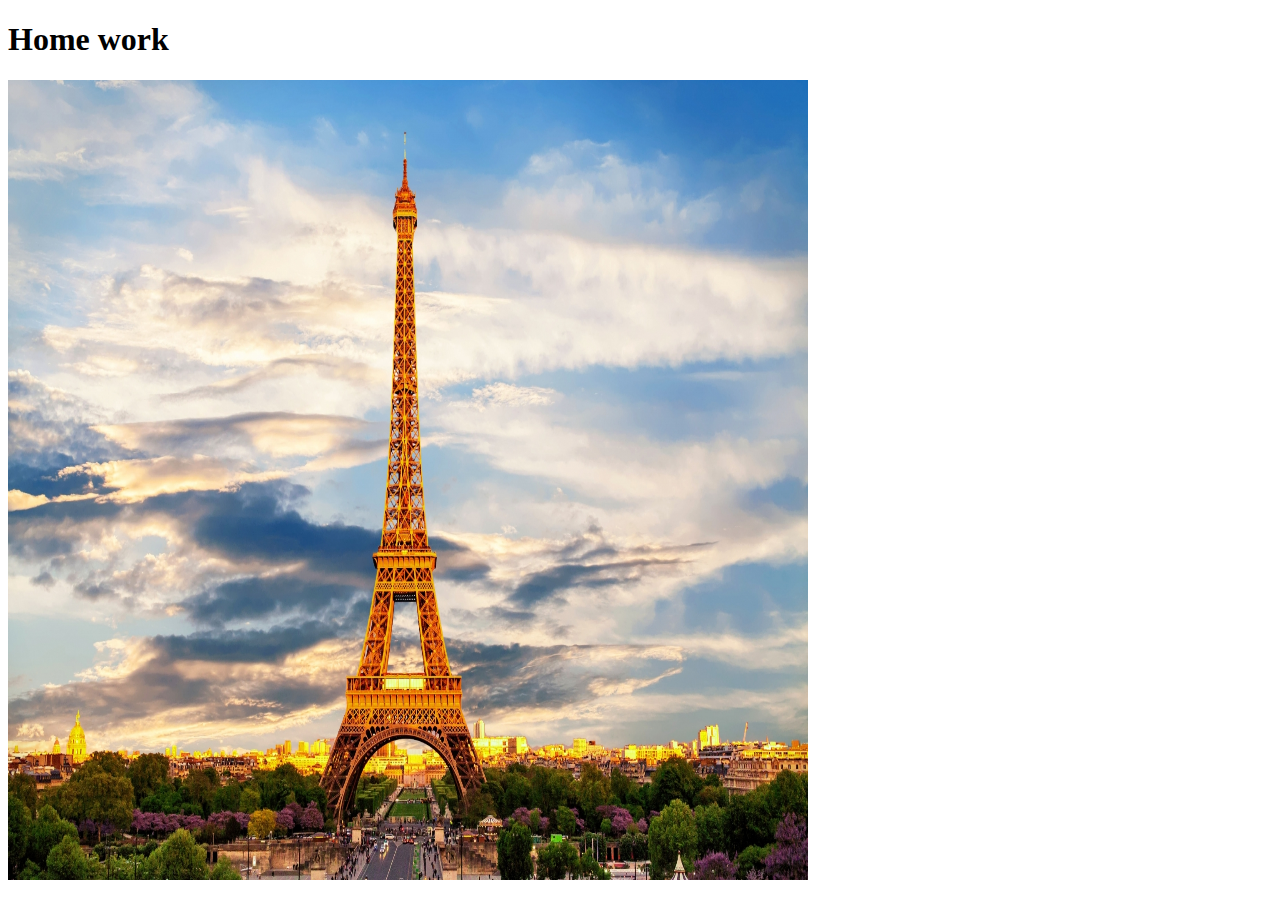
<file: Hw/index.html>
<!DOCTYPE html>
<html lang="ru">
  <head>
    <meta charset="UTF-8" />
    <meta name="viewport" content="width=device-width, initial-scale=1.0" />
    <title>Home work</title>
  </head>
  <body>
    <h1>Home work</h1>
    <img
      src="./images/eiffel-tower-in-paris-151-medium.jpg"
      alt="Paris-foto"
      width="800"
      height="800"
    />
    <a href="./images/eiffel-tower-in-paris-151-medium.jpg"></a>
  </body>
</html>
</file>
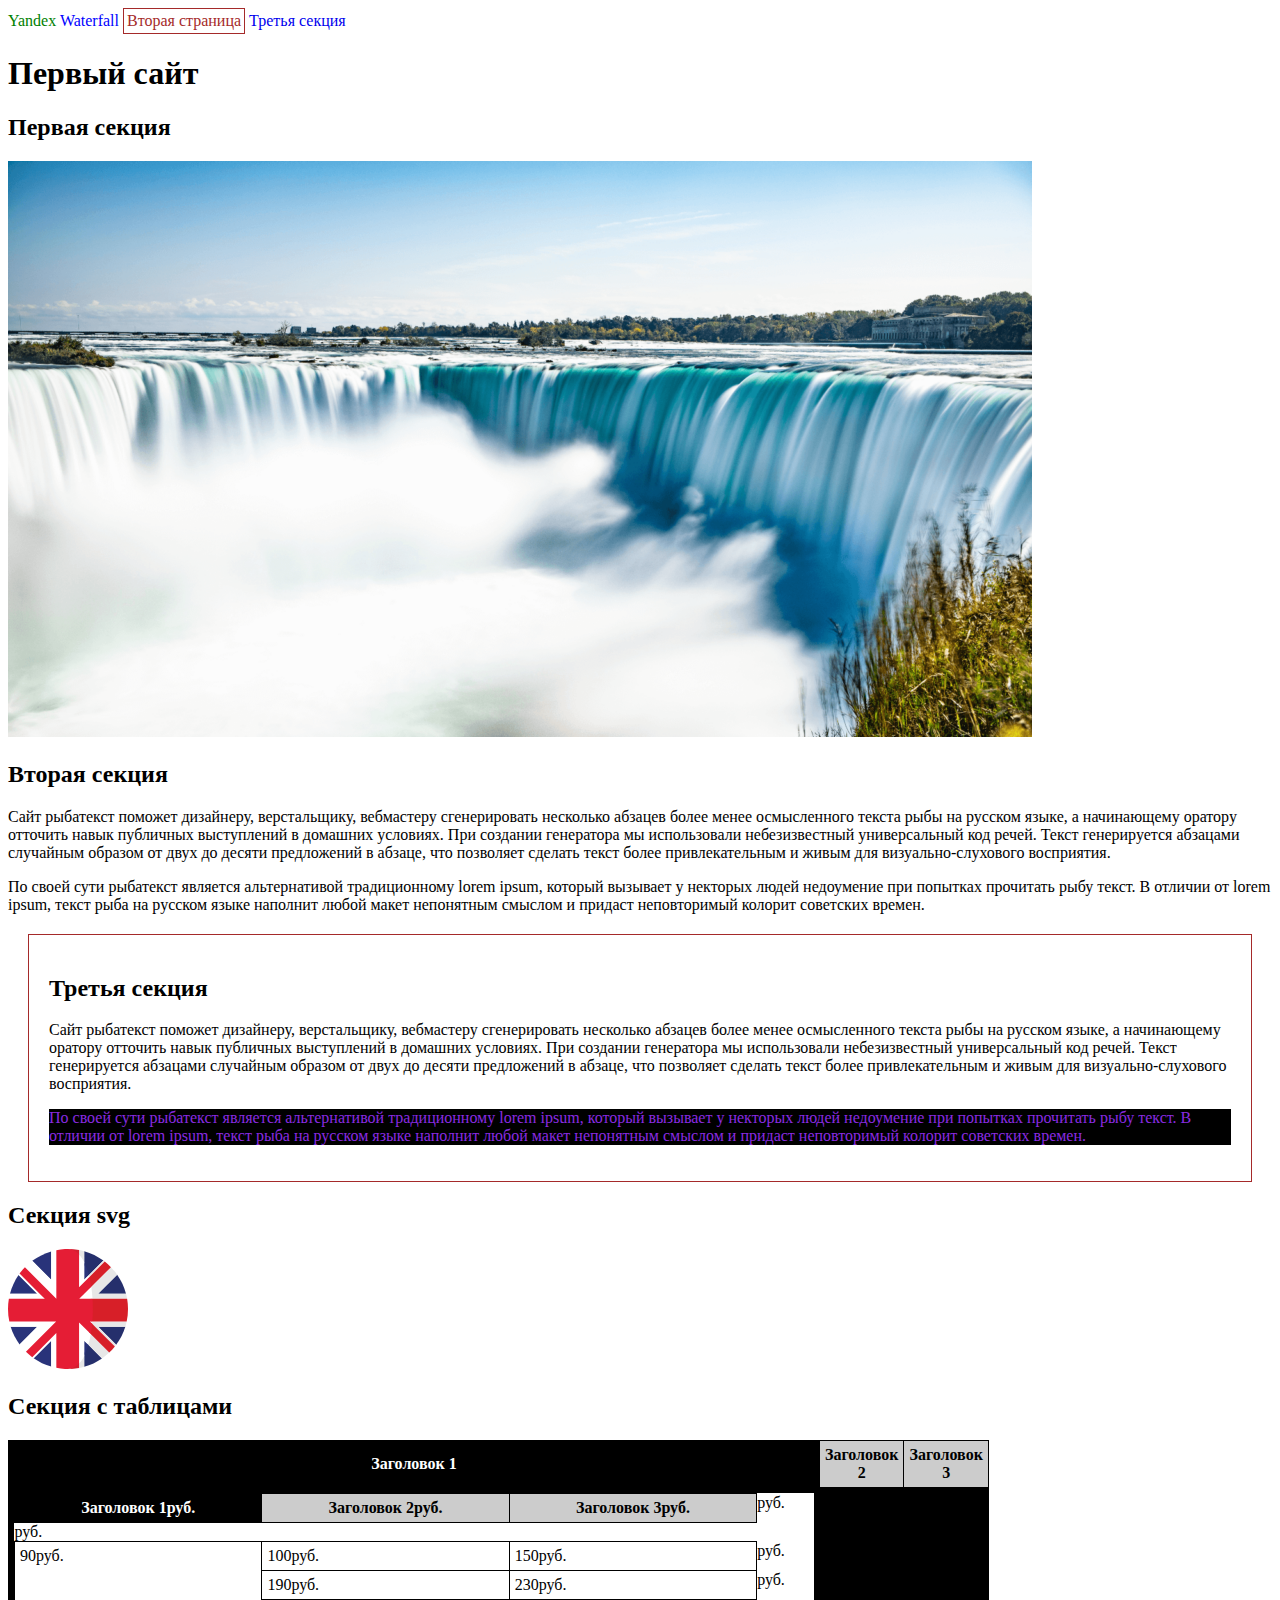
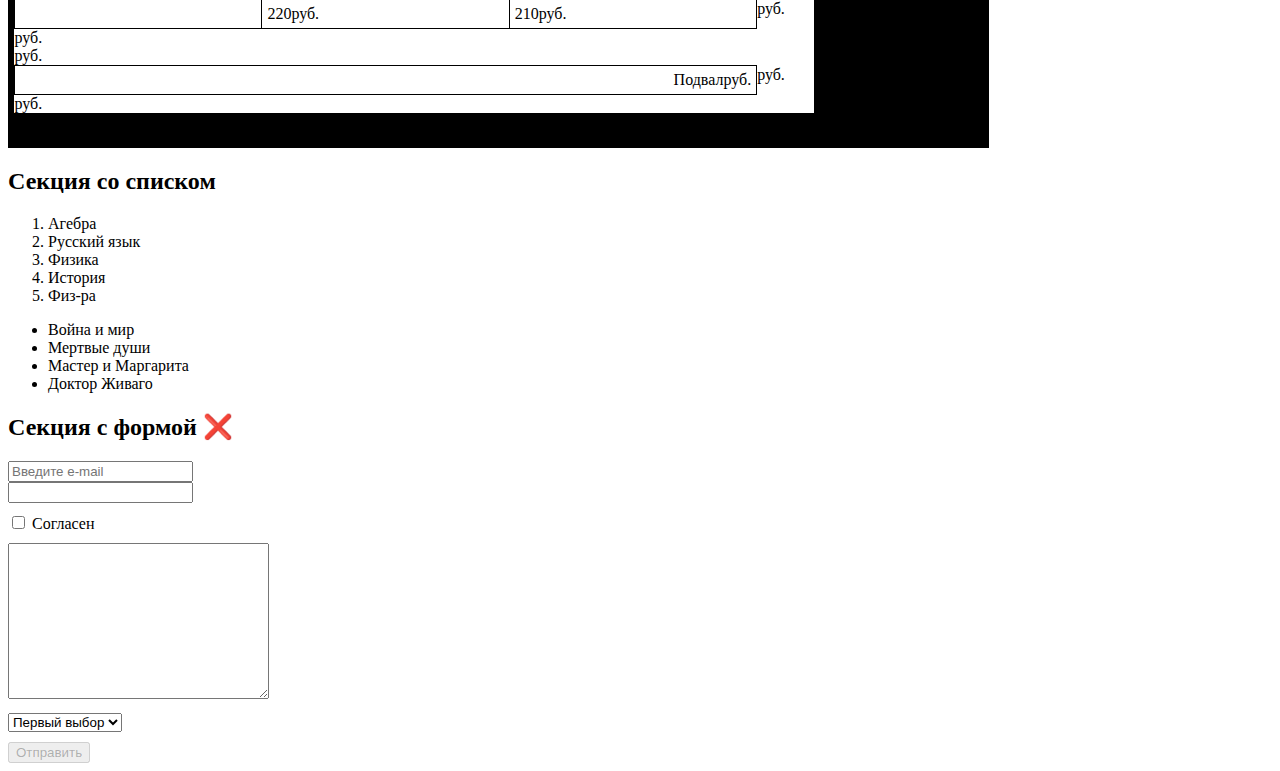
<file: lesson/index.html>
<!DOCTYPE html>
<html lang="ru">
	<head>
	  <meta charset="UTF-8">
	  <meta name="viewport" content="width=device-width, initial-scale=1.0">
	  <title>Moй первый сайт</title>
	  <meta keywords="здесь кллючевые слова">
	  <link rel="stylesheet" href="./styles/main.css">
	  <!-- <style>
	  	body{
	  	 background: #000;
	  	}
	  	*{
	  	 color: aliceblue;
	  	}
	  </style> -->
	<head>
	<body>
  	<header>
  	  <nav>
  	    <a style="color: green;" href="https://ya.ru/" target="_blank">Yandex</a>
  	    <a style="color: blue;" href="./images/waterfall.png">Waterfall</a>
  	    <a style="color: brown; display: inline-block; border: 1px solid brown; padding: 3px;" href="second.html">Вторая страница</a>
  	    <a  href="#third">Третья секция</a>
  	  </nav>
  	</header>
  	<h1>Первый сайт</h1>
  	<section>
  	  <h2>Первая секция</h2>
  	  <a href="./images/waterfall.png">
  	    <img src="./images/waterfall.png" alt="Waterfall"/>
  	  </a>
  	</section>
  	<section>
      <h2>Вторая секция</h2>
      <p>
        Сайт рыбатекст поможет дизайнеру, верстальщику, вебмастеру сгенерировать несколько абзацев более менее осмысленного текста&nbsp;рыбы на русском языке,  a начинающему оратору отточить навык публичных выступлений в домашних условиях. При создании генератора мы использовали небезизвестный универсальный код речей. Текст генерируется абзацами случайным образом от двух до десяти предложений в абзаце, что позволяет сделать текст более привлекательным и живым для визуально-слухового восприятия.
      </p>
      <p>
        По своей сути рыбатекст является альтернативой традиционному lorem ipsum, который вызывает y некторых людей недоумение при попытках прочитать рыбу текст. B отличии от lorem ipsum, текст рыба на русском языке наполнит любой макет непонятным смыслом и придаст неповторимый колорит советских времен.
      </p>
    </section>
    <section id="third">
      <h2>Третья секция</h2>
      <p >
        Сайт рыбатекст поможет дизайнеру, верстальщику, вебмастеру сгенерировать несколько абзацев более менее осмысленного текста рыбы на русском языке, a начинающему оратору отточить навык публичных выступлений в домашних условиях. При создании генератора мы использовали небезизвестный универсальный код речей. Текст генерируется абзацами случайным образом от двух до десяти предложений в абзаце, что позволяет сделать текст более привлекательным и живым для визуально-слухового восприятия.
      </p>
      <p style="background: #000; color: blueviolet;">
        По своей сути рыбатекст является альтернативой традиционному lorem ipsum, который вызывает y некторых людей недоумение при попытках прочитать рыбу текст. B отличии от lorem ipsum, текст рыба на русском языке наполнит любой макет непонятным смыслом и придаст неповторимый колорит советских времен.
      </p>
    </section>
    <section>
      <h2>
        Секция svg
    	</h2>
      <img src="./images/united-kingdom-uk.svg" alt="UK-svg" height="120">
    </section>
    <section>
			<h2>Секция с таблицами</h2>
			<table width="800">
				<thead>
					<tr>
						<th>Заголовок 1</th>                
						<th>Заголовок 2</th>                
						<th>Заголовок 3</th>
					</tr>
				</thead>
				<tbody>
					<tr>
						<td rowspan="3" valign="top">
							<table width="800">
								<thead>
									<tr>
										<th class="first-th">Заголовок 1</th>                
										<th>Заголовок 2</th>                
										<th>Заголовок 3</th>
									</tr>
								</thead>
								<tbody>
									<tr>
										<td rowspan="3" valign="top">90</td>
										<td>100</td>
										<td>150</td>                 
									</tr>
									<tr>
										<td>190</td>
										<td>230</td>
									</tr>
									<tr>
										<td>220</td>
										<td>210</td>
									</tr>
								</tbody>
								<tfoot>
									<tr>
										<td colspan="3" align="right">Подвал</td>
									</tr>
								</tfoot>
							</table>
						</td>
						<td>Ячейка 2</td>
						<td>Ячейка 3</td>
					</tr>
					<tr>
						<td>Ячейка 2</td>
						<td>Ячейка 3</td>
					</tr>
					<tr>
						<td>Ячейка 2</td>
						<td>Ячейка 3</td>
					</tr>
				</tbody>
				<tfoot>
					<tr>
						<td colspan="3" align="right">Подвал</td>
					</tr>
				</tfoot>
			</table>
    </section>
    <section>
      <h2>Секция со списком</h2>
      <ol>
        <li>Агебра</li>
        <li>Русский язык</li>
        <li>Физика</li>
        <li>История</li>
        <li>Физ-ра</li>
      </ol>
      <ul>
        <li>Война и мир</li>
        <li>Мертвые души</li>
        <li>Мастер и Маргарита</li>
        <li>Доктор Живаго</li>
      </ul>
    </section>
    <section>
      <h2>Секция с формой &#10060</h2>
      <form onsubmit="">
        <input type="text" placeholder="Введите e-mail">
        <div><input type="password"></div>
        <div>
          <input type="checkbox" id="agree">
          <label for="agree">Согласен</label>
        </div>
        <div>
					<textarea name="" id="text" cols="30" rows="10"></textarea>
				</div>
        <div>
          <select name="select" id="select">
          	<option value=" Первый выбор">Первый выбор</option>
          	<option value=" Второй выбор">Второй выбор</option>
          	<option value=" Третий выбор">Третий выбор</option>
          </select>
        </div>
        <div>
          <button disabled type="submit" >Отправить</button>
        </div>
      </form>
    </section>
	</body>
</html>
</file>
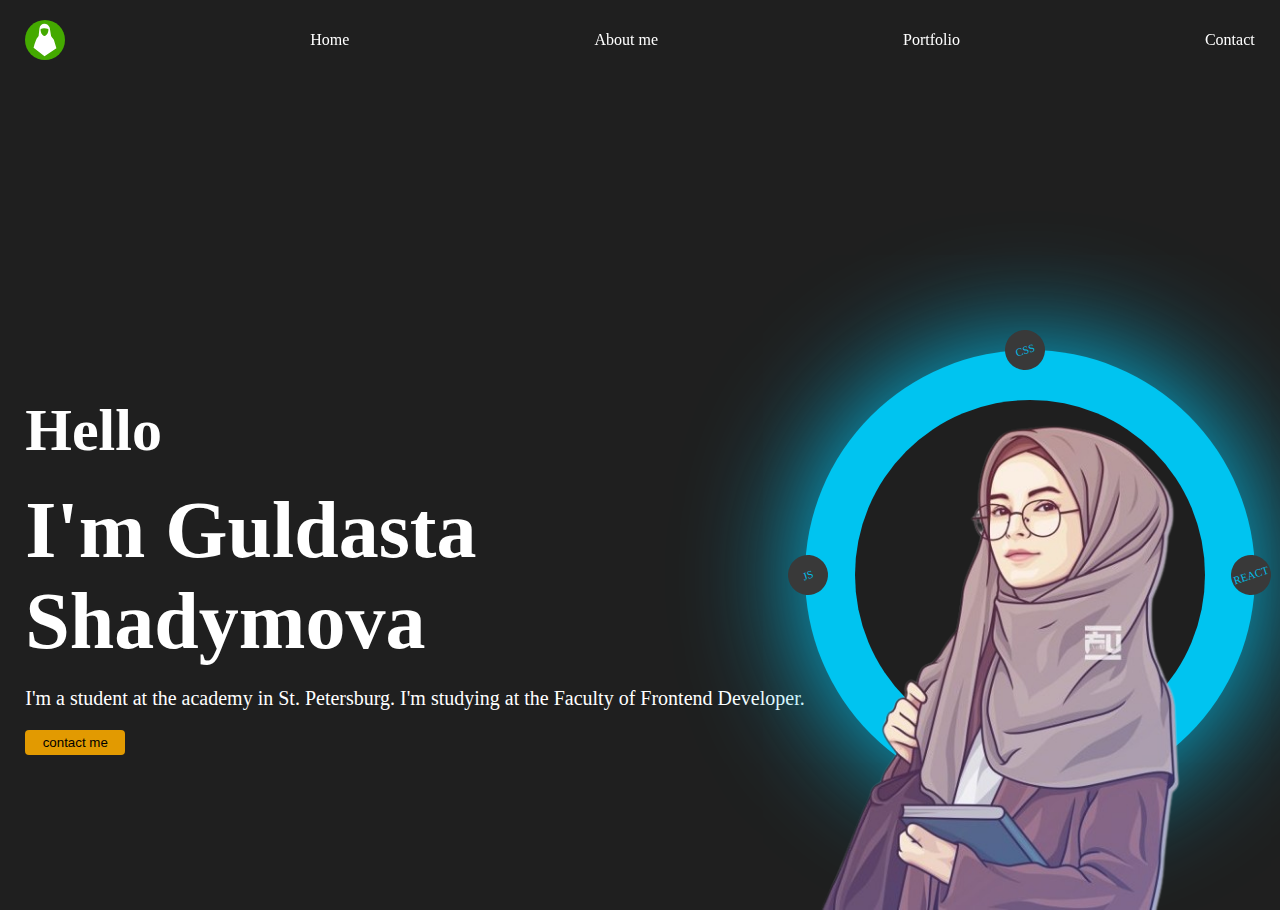
<file: Portfolio/index.html>
<!DOCTYPE html>
<html lang="en">
  <head>
    <meta charset="UTF-8" />
    <meta name="viewport" content="width=device-width, initial-scale=1.0" />
    <title>Portfolio</title>
    <link rel="stylesheet" href="./style.css" />
  </head>
  <body>
    <div class="container">
      <header>
        <nav class="navigation">
          <img class="logo" src="./images/muslim-icon_jilbab.svg" alt="" />
          <a class="links" href="">Home</a>
          <a class="links" href="">About me</a>
          <a class="links" href="">Portfolio</a>
          <a class="links" href="">Contact</a>
        </nav>
      </header>
      <main>
        <div class="info-container">
          <h2 class="hello">Hello</h2>
          <h1 class="name">I'm Guldasta <br />Shadymova</h1>
          <p class="about-me">
            I'm a student at the academy in St. Petersburg. I'm studying at the
            Faculty of Frontend Developer.
          </p>
          <button class="contact">contact me</button>
        </div>
        <div class="animation-container">
          <div class="outer-circle">
            <div class="inner-circle"></div>
            <!-- <div class="skils-container"> -->
            <div class="skils html">HTML</div>
            <div class="skils css">CSS</div>
            <div class="skils js">JS</div>
            <div class="skils react">REACT</div>
            <!-- </div> -->
          </div>
          <img class="my-foto" src="./images/my-foto.png" alt="" />
        </div>
      </main>
    </div>
  </body>
</html>
</file>
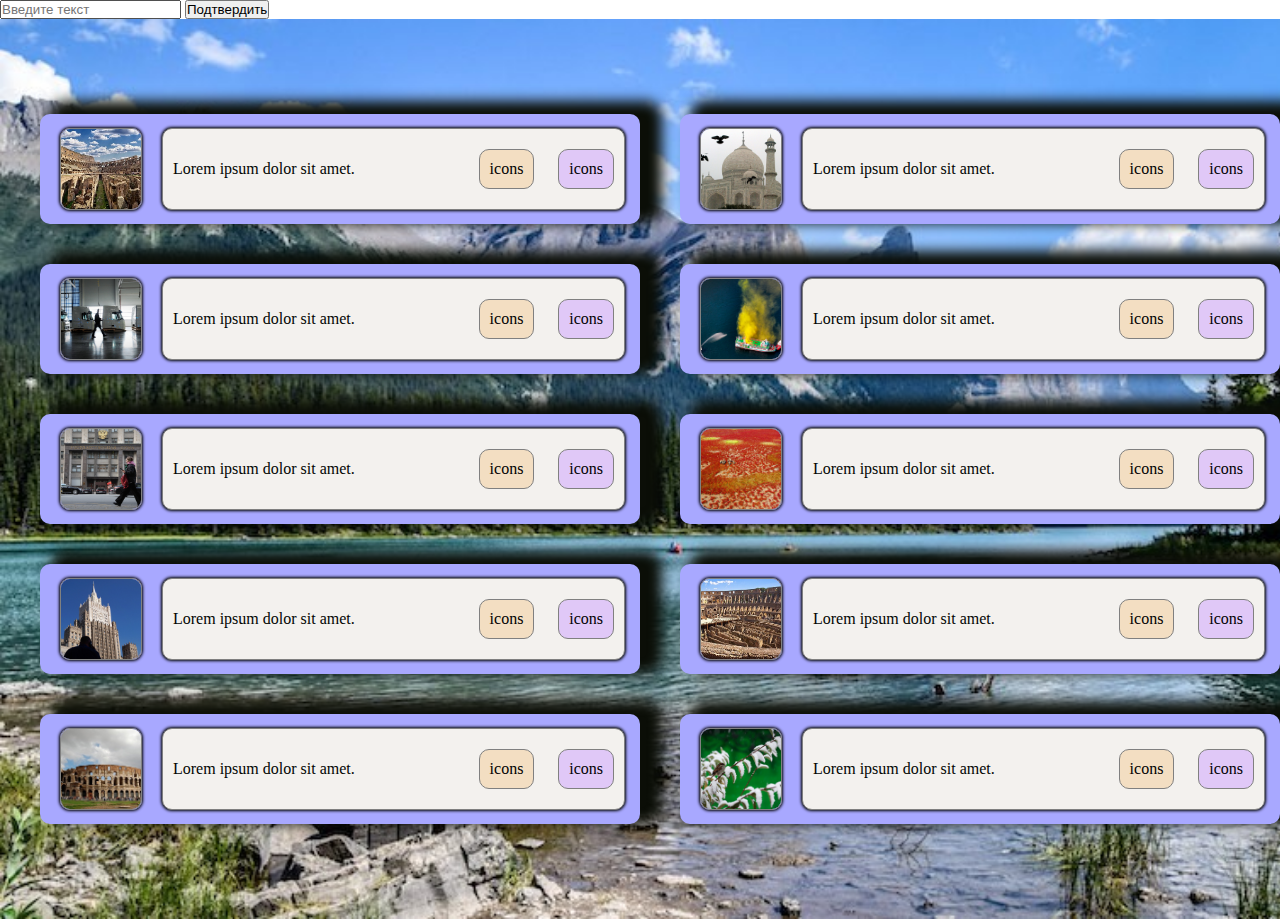
<file: Progect/exzamen/index.html>
<!DOCTYPE html>
<html lang="en">
  <head>
    <meta charset="UTF-8" />
    <meta name="viewport" content="width=device-width, initial-scale=1.0" />
    <link rel="stylesheet" href="style.css" />
    <title>Document</title>
  </head>
  <body>
    <input type="text" placeholder="Введите текст">
    <button>Подтвердить</button>
    <div class="container">
      <div class="container-block">
        <div class="list-container">
          <img src="./img/Colizey.jpg" alt="" class="image" />
          <div class="description-container">
            <p class="text">Lorem ipsum dolor sit amet.</p>
            <div class="icons icons-left">icons</div>
            <div class="icons">icons</div>
          </div>
        </div class="list-container">
        <div class="list-container">
          <img src="./img/Garage.jpg" alt="" class="image" />
          <div class="description-container">
            <p class="text">Lorem ipsum dolor sit amet.</p>
            <div class="icons icons-left">icons</div>
            <div class="icons">icons</div>
          </div>
        </div class="list-container">
        <div class="list-container">
          <img src="./img/Gos.duma.jpg" alt="" class="image" />
          <div class="description-container">
            <p class="text">Lorem ipsum dolor sit amet.</p>
            <div class="icons icons-left">icons</div>
            <div class="icons">icons</div>
          </div>
        </div class="list-container">
        <div class="list-container">
          <img src="./img/House.jpg" alt="" class="image" />
          <div class="description-container">
            <p class="text">Lorem ipsum dolor sit amet.</p>
            <div class="icons icons-left">icons</div>
            <div class="icons">icons</div>
          </div>
        </div class="list-container">
        <div class="list-container">
          <img src="./img/Italy.jpg" alt="" class="image" />
          <div class="description-container">
            <p class="text">Lorem ipsum dolor sit amet.</p>
            <div class="icons icons-left">icons</div>
            <div class="icons">icons</div>
          </div>
        </div class="list-container">
      </div>
      <div class="container-block">
        <div class="list-container">
          <img src="./img/Masjid.jpg" alt="" class="image" />
          <div class="description-container">
            <p class="text">Lorem ipsum dolor sit amet.</p>
            <div class="icons icons-left">icons</div>
            <div class="icons">icons</div>
          </div>
        </div class="list-container">
        <div class="list-container">
          <img src="./img/More.jpg" alt="" class="image" />
          <div class="description-container">
            <p class="text">Lorem ipsum dolor sit amet.</p>
            <div class="icons icons-left">icons</div>
            <div class="icons">icons</div>
          </div>
        </div class="list-container">
        <div class="list-container">
          <img src="./img/Polya.jpg" alt="" class="image" />
          <div class="description-container">
            <p class="text">Lorem ipsum dolor sit amet.</p>
            <div class="icons icons-left">icons</div>
            <div class="icons">icons</div>
          </div>
        </div class="list-container">
        <div class="list-container">
          <img src="./img/Ruiny.jpg" alt="" class="image" />
          <div class="description-container">
            <p class="text">Lorem ipsum dolor sit amet.</p>
            <div class="icons icons-left">icons</div>
            <div class="icons">icons</div>
          </div>
        </div class="list-container">
        <div class="list-container">
          <img src="./img/Snow.jpg" alt="" class="image" />
          <div class="description-container">
            <p class="text">Lorem ipsum dolor sit amet.</p>
            <div class="icons icons-left">icons</div>
            <div class="icons">icons</div>
          </div>
        </div class="list-container">
      </div>
    </div>
  </body>
</html>
</file>
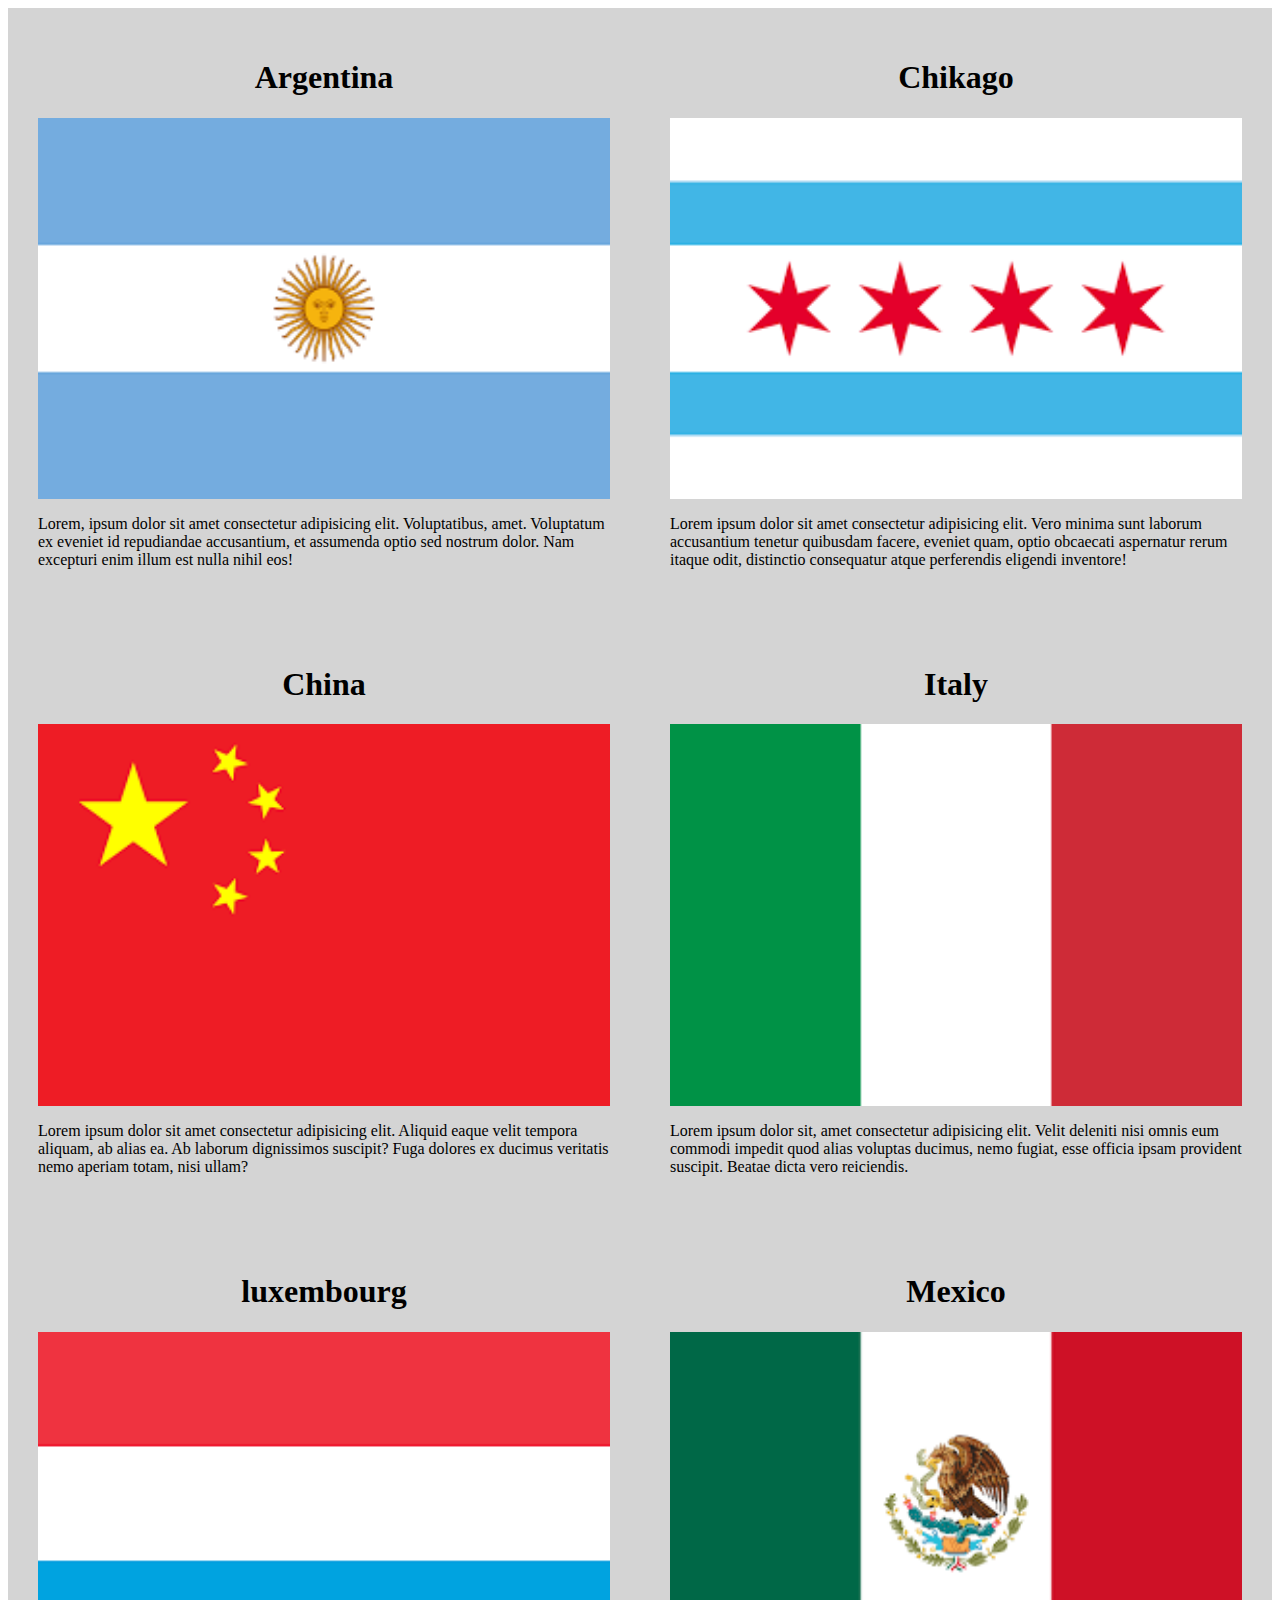
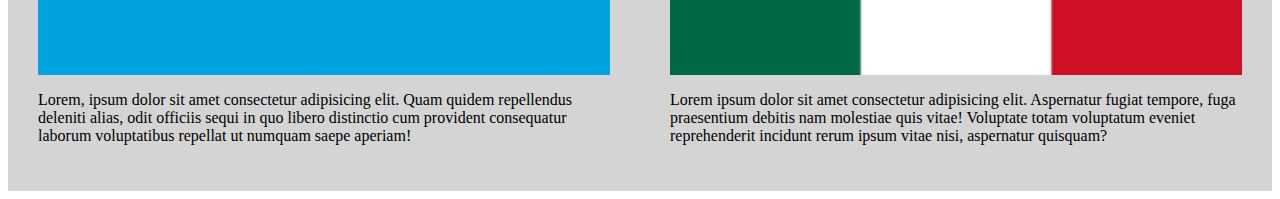
<file: Progect/homework/index.html>
<!DOCTYPE html>
<html lang="en">
  <head>
    <meta charset="UTF-8" />
    <meta name="viewport" content="width=device-width, initial-scale=1.0" />
    <link rel="stylesheet" href="style.css" />
    <title>Document</title>
  </head>
  <body>
    <div class="container">
      <div class="city-block">
        <div class="city-container">
          <h1 class="title">Argentina</h1>
          <img class="img" src="./img/argentina.png" alt="img" />
          <p>
            Lorem, ipsum dolor sit amet consectetur adipisicing elit.
            Voluptatibus, amet. Voluptatum ex eveniet id repudiandae
            accusantium, et assumenda optio sed nostrum dolor. Nam excepturi
            enim illum est nulla nihil eos!
          </p>
        </div>
        <div class="city-container">
          <h1 class="title">Chikago</h1>
          <img class="img" src="./img/chikago.png" alt="img" />
          <p>
            Lorem ipsum dolor sit amet consectetur adipisicing elit. Vero minima
            sunt laborum accusantium tenetur quibusdam facere, eveniet quam,
            optio obcaecati aspernatur rerum itaque odit, distinctio consequatur
            atque perferendis eligendi inventore!
          </p>
        </div>
      </div>

      <div class="city-block">
        <div class="city-container">
          <h1 class="title">China</h1>
          <img class="img" src="./img/china.png" alt="img" />
          <p>
            Lorem ipsum dolor sit amet consectetur adipisicing elit. Aliquid
            eaque velit tempora aliquam, ab alias ea. Ab laborum dignissimos
            suscipit? Fuga dolores ex ducimus veritatis nemo aperiam totam, nisi
            ullam?
          </p>
        </div>
        <div class="city-container">
          <h1 class="title">Italy</h1>
          <img class="img" src="./img/italy.png" alt="img" />
          <p>
            Lorem ipsum dolor sit, amet consectetur adipisicing elit. Velit
            deleniti nisi omnis eum commodi impedit quod alias voluptas ducimus,
            nemo fugiat, esse officia ipsam provident suscipit. Beatae dicta
            vero reiciendis.
          </p>
        </div>
      </div>

      <div class="city-block">
        <div class="city-container">
          <h1 class="title">luxembourg</h1>
          <img class="img" src="./img/juxembourg.png" alt="img" />
          <p>
            Lorem, ipsum dolor sit amet consectetur adipisicing elit. Quam
            quidem repellendus deleniti alias, odit officiis sequi in quo libero
            distinctio cum provident consequatur laborum voluptatibus repellat
            ut numquam saepe aperiam!
          </p>
        </div>
        <div class="city-container">
          <h1 class="title">Mexico</h1>
          <img class="img" src="./img/mexico.png" alt="img" />
          <p>
            Lorem ipsum dolor sit amet consectetur adipisicing elit. Aspernatur
            fugiat tempore, fuga praesentium debitis nam molestiae quis vitae!
            Voluptate totam voluptatum eveniet reprehenderit incidunt rerum
            ipsum vitae nisi, aspernatur quisquam?
          </p>
        </div>
      </div>
    </div>
  </body>
</html>
</file>
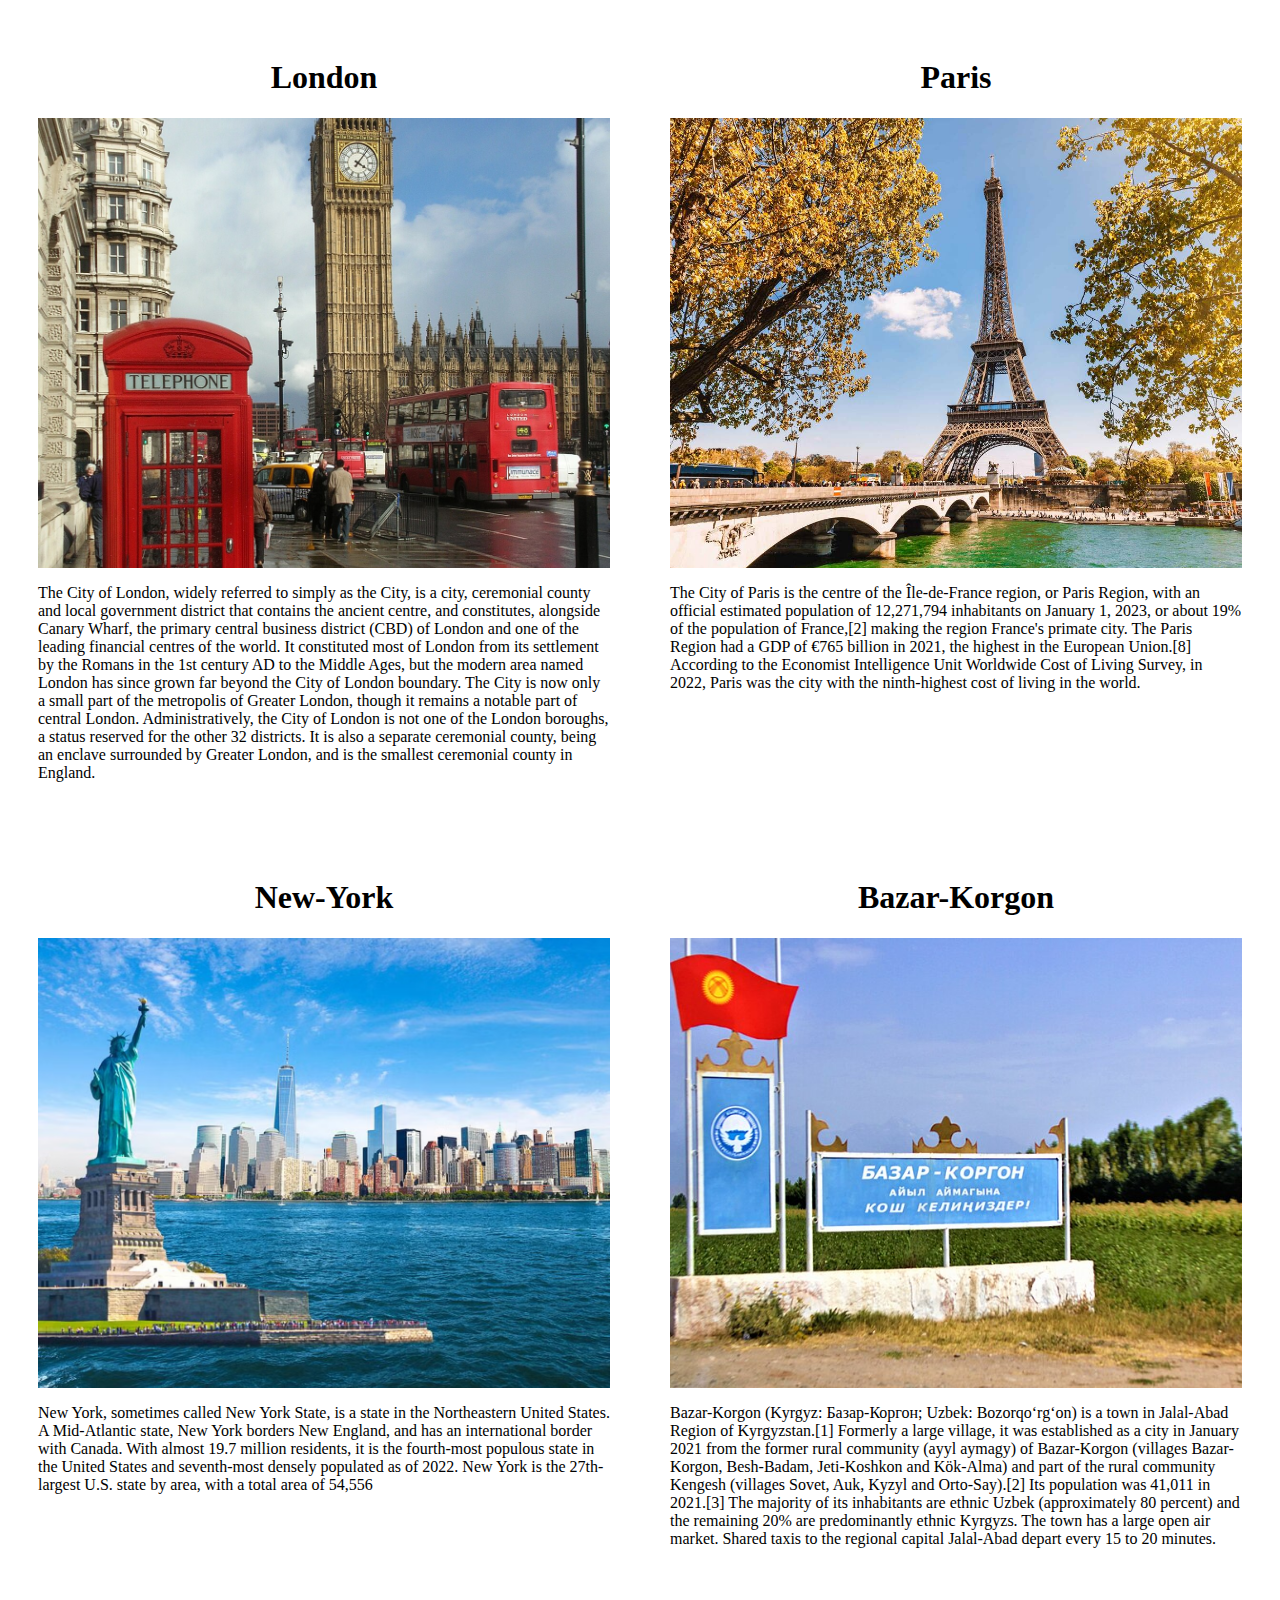
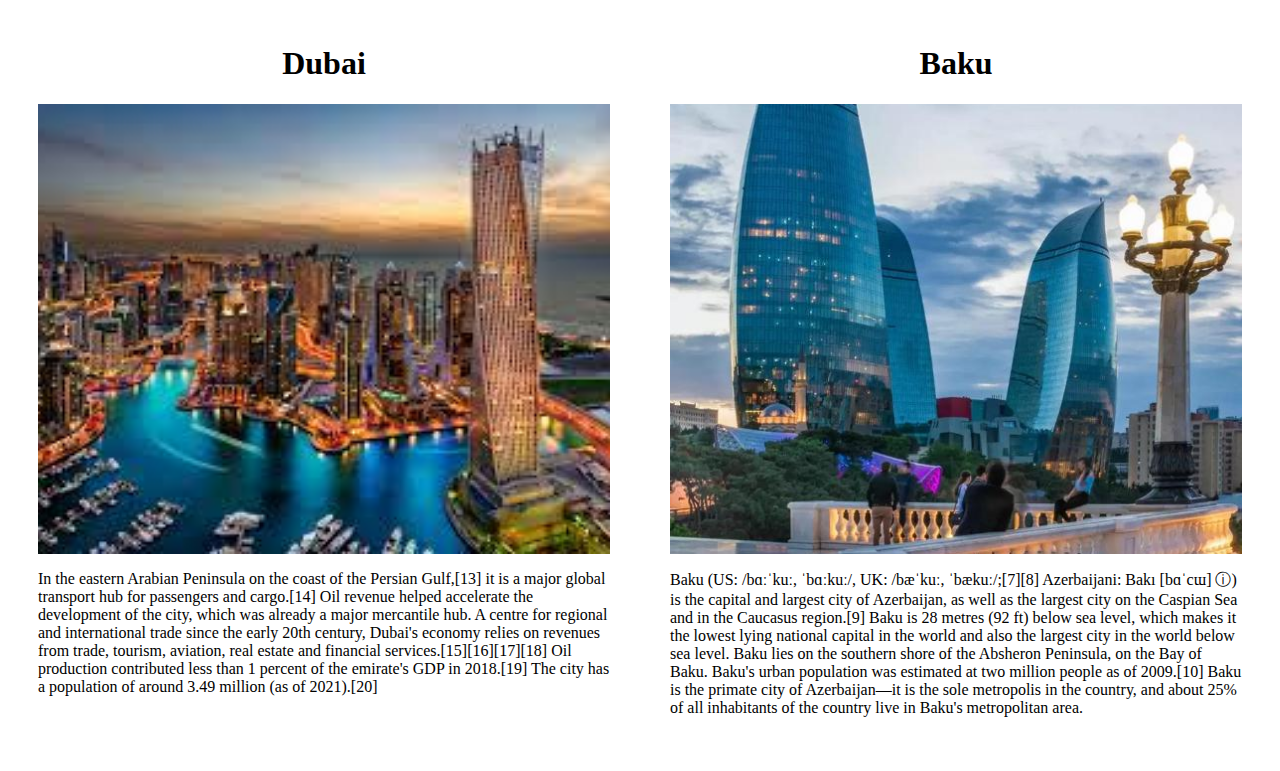
<file: Progect/Сity/index.html>
<!DOCTYPE html>
<html lang="en">
  <head>
    <meta charset="UTF-8" />
    <meta name="viewport" content="width=device-width, initial-scale=1.0" />
    <link rel="stylesheet" href="./style.css" />
    <title>Cities</title>
  </head>
  <body>
    <div    class="container">
      <div class="general-container">
        <div class="citys-container">

          <div class="citys-block">

            <div class="city-container">
              <h1 class="title-of-city">London</h1>
              <img class="img-city" src="./images/London.jpeg" alt="" />
              <p class="description">
                The City of London, widely referred to simply as the City, is a
                city, ceremonial county and local government district that
                contains the ancient centre, and constitutes, alongside Canary
                Wharf, the primary central business district (CBD) of London and
                one of the leading financial centres of the world. It constituted
                most of London from its settlement by the Romans in the 1st
                century AD to the Middle Ages, but the modern area named London
                has since grown far beyond the City of London boundary. The City
                is now only a small part of the metropolis of Greater London,
                though it remains a notable part of central London.
              Administratively, the City of London is not one of the London
              boroughs, a status reserved for the other 32 districts. It is also
              a separate ceremonial county, being an enclave surrounded by
              Greater London, and is the smallest ceremonial county in England.
            </p>
           </div>
          
           <div class="city-container">
            <h1 class="title-of-city">Paris</h1>
            <img class="img-city" src="./images/paris.jpeg" alt="" />
            <p class="description">
              The City of Paris is the centre of the Île-de-France region, or
              Paris Region, with an official estimated population of 12,271,794
              inhabitants on January 1, 2023, or about 19% of the population of
              France,[2] making the region France's primate city. The Paris
              Region had a GDP of €765 billion in 2021, the highest in the
              European Union.[8] According to the Economist Intelligence Unit
              Worldwide Cost of Living Survey, in 2022, Paris was the city with
              the ninth-highest cost of living in the world.
            </p>
           </div>

          </div>

          <div class="citys-block">
            
            <div class="city-container">
            <h1 class="title-of-city">New-York</h1>
            <img class="img-city" src="./images/New-York.avif" alt="" />
            <p class="description">
              New York, sometimes called New York State, is a state in the
              Northeastern United States. A Mid-Atlantic state, New York borders
              New England, and has an international border with Canada. With
              almost 19.7 million residents, it is the fourth-most populous
              state in the United States and seventh-most densely populated as
              of 2022. New York is the 27th-largest U.S. state by area, with a
              total area of 54,556
            </p>
            </div>

            <div class="city-container">
            <h1 class="title-of-city">Bazar-Korgon</h1>
            <img
              class="img-city"
              src="./images/Kirghizistan_2018_-_Entrée_de_Bazar-Korgon.jpg"
              alt=""
            />
            <p class="description">
              Bazar-Korgon (Kyrgyz: Базар-Коргон; Uzbek: Bozorqoʻrgʻon) is a
              town in Jalal-Abad Region of Kyrgyzstan.[1] Formerly a large
              village, it was established as a city in January 2021 from the
              former rural community (ayyl aymagy) of Bazar-Korgon (villages
              Bazar-Korgon, Besh-Badam, Jeti-Koshkon and Kök-Alma) and part of
              the rural community Kengesh (villages Sovet, Auk, Kyzyl and
              Orto-Say).[2] Its population was 41,011 in 2021.[3] The majority
              of its inhabitants are ethnic Uzbek (approximately 80 percent) and
              the remaining 20% are predominantly ethnic Kyrgyzs. The town has a
              large open air market. Shared taxis to the regional capital
              Jalal-Abad depart every 15 to 20 minutes.
            </p>
            </div>

          </div>

          <div class="citys-block">
             <div class="city-container">
            <h1 class="title-of-city">Dubai</h1>
            <img class="img-city" src="./images/Dubai.jpeg" alt="" />
            <p class="description">
              In the eastern Arabian Peninsula on the coast of the Persian
              Gulf,[13] it is a major global transport hub for passengers and
              cargo.[14] Oil revenue helped accelerate the development of the
              city, which was already a major mercantile hub. A centre for
              regional and international trade since the early 20th century,
              Dubai's economy relies on revenues from trade, tourism, aviation,
              real estate and financial services.[15][16][17][18] Oil production
              contributed less than 1 percent of the emirate's GDP in 2018.[19]
              The city has a population of around 3.49 million (as of 2021).[20]
            </p>
            </div> 

             <div class="city-container">
            <h1 class="title-of-city">Baku</h1>
            <img class="img-city" src="./images/Baku.jpg" alt="" />
            <p class="description">
              Baku (US: /bɑːˈkuː, ˈbɑːkuː/, UK: /bæˈkuː, ˈbækuː/;[7][8]
              Azerbaijani: Bakı [bɑˈcɯ] ⓘ) is the capital and largest city of
              Azerbaijan, as well as the largest city on the Caspian Sea and in
              the Caucasus region.[9] Baku is 28 metres (92 ft) below sea level,
              which makes it the lowest lying national capital in the world and
              also the largest city in the world below sea level. Baku lies on
              the southern shore of the Absheron Peninsula, on the Bay of Baku.
              Baku's urban population was estimated at two million people as of
              2009.[10] Baku is the primate city of Azerbaijan—it is the sole
              metropolis in the country, and about 25% of all inhabitants of the
              country live in Baku's metropolitan area.
            </p>
            </div> 
          </div>

         

        </div>
        </div>
      </div>
    </div>
  </body>
</html>
</file>
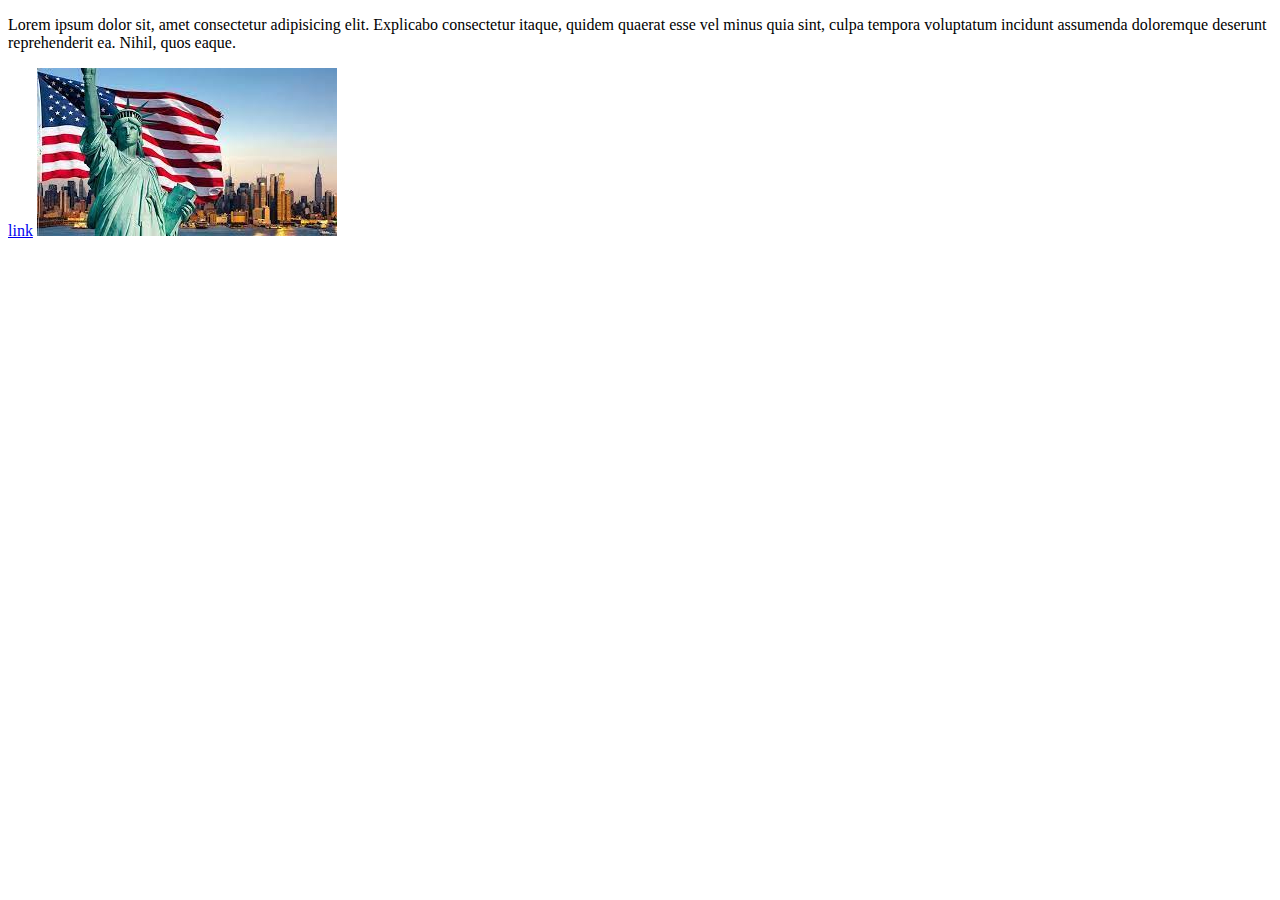
<file: Мои проекты/repetitor/first-project/index.html>
<!DOCTYPE html>
<html lang="en">
<head>
    <meta charset="UTF-8">
    <meta name="viewport" content="width=device-width, initial-scale=1.0">
    <link rel="stylesheet" href="style.css">
    <title>Document</title>
</head>
<body>
  <p>Lorem ipsum dolor sit, amet consectetur adipisicing elit. Explicabo consectetur itaque, quidem quaerat esse vel minus quia sint, culpa tempora voluptatum incidunt assumenda doloremque deserunt reprehenderit ea. Nihil, quos eaque.</p>
  <a href="http://">link</a>
  <img src="./usa.jpeg" alt="usa-img">
    </div>
</body>
</html>
</file>
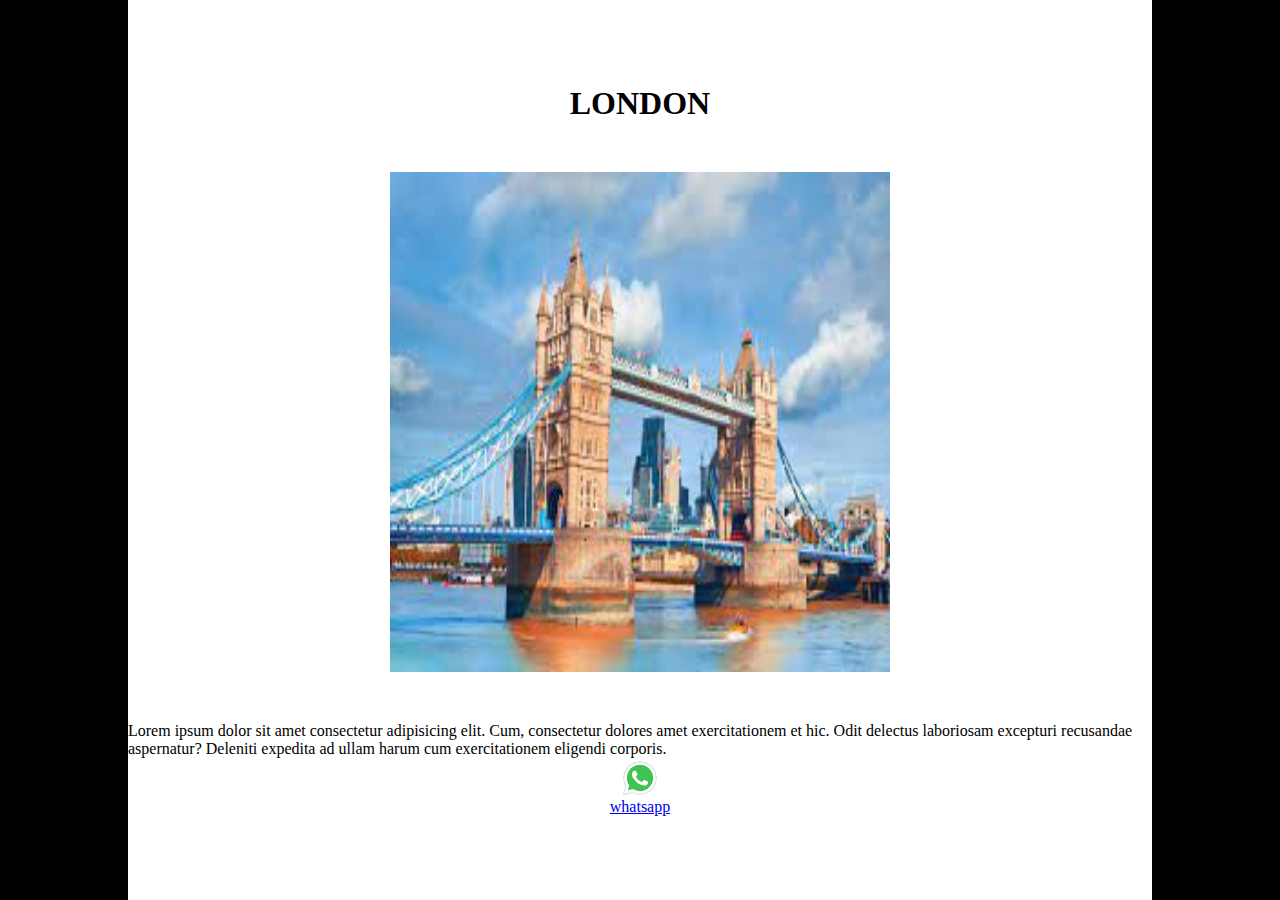
<file: Мои проекты/repetitor/my-projekt/index.html>
<!DOCTYPE html>
<html lang="en">
<head>
    <meta charset="UTF-8">
    <meta name="viewport" content="width=device-width, initial-scale=1.0">
    <link rel="stylesheet" href="amira.css">
    <title>Document</title>                         
</head>
<bod>
  <!-- <div class="container">

      <h1>LONDON</h1>

      <img class="london-img" src="./Без названия.jpeg" alt="">

      <p>
        Lorem ipsum dolor sit amet consectetur adipisicing elit. Quos perspiciatis, cum laudantium, dicta quisquam voluptas ad consequuntur repudiandae ab sapiente eaque vel, nulla expedita nam voluptatem deserunt nemo cupiditate? Expedita, recusandae? Ipsa nesciunt ut reprehenderit!
      </p>

      <div class="link-container">
        <img class="whatsapp-img" src="./icons8-whatsapp-96.svg" alt="">  
        <a href="http://web.whatsapp.com">whatsapp</a>
      </div>
  
  </div> -->
 
    <div class="container">
      <h1>LONDON</h1>

      <img class="london-img" src="./Без названия.jpeg" alt="">
      <p>
        Lorem ipsum dolor sit amet consectetur adipisicing elit. Cum, consectetur dolores amet exercitationem et hic. Odit delectus laboriosam excepturi recusandae aspernatur? Deleniti expedita ad ullam harum cum exercitationem eligendi corporis.
      </p>
      <div class="link-container">
        <img class="whatsapp-img" src="./icons8-whatsapp-96.svg" alt="">
        <a href="http://web.whatsapp.com">whatsapp</a>
      </div>
    </div>
  </body>
  </html>
</file>
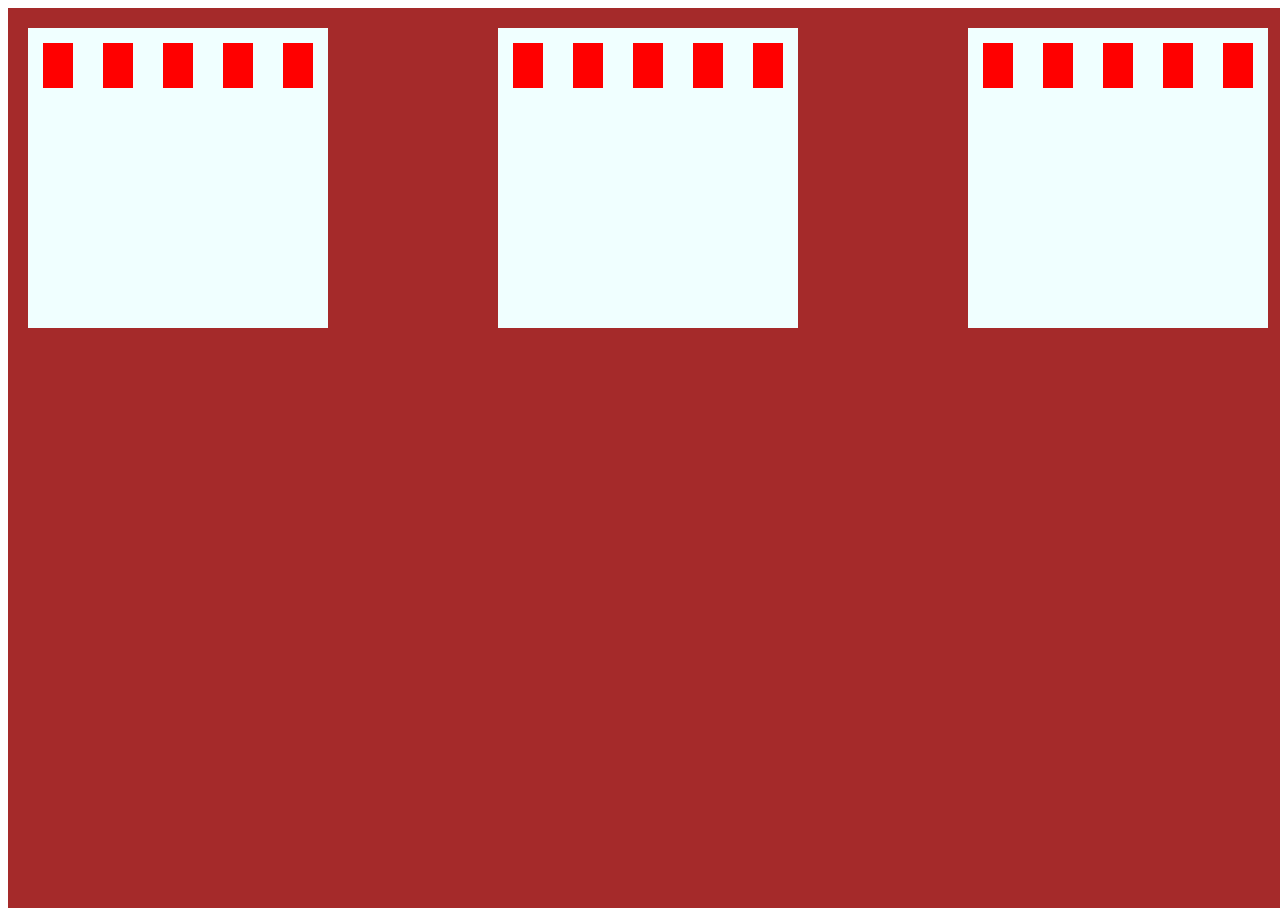
<file: Мои проекты/repetitor/first-project/guldasta.html>
<!DOCTYPE html>
<html lang="en">
<head>
    <meta charset="UTF-8">
    <meta name="viewport" content="width=device-width, initial-scale=1.0">
    <link rel="stylesheet" href="guldasta.css">
    <title>Document</title>
</head>
<body>
<div class="container">
    <div class="blok">
        <div class="item"></div>
        <div class="item"></div>
        <div class="item"></div>
        <div class="item"></div>
        <div class="item"></div>
    </div>
    <div class="blok">
        <div class="item"></div>
        <div class="item"></div>
        <div class="item"></div>
        <div class="item"></div>
        <div class="item"></div>
    </div>
    <div class="blok">
        <div class="item"></div>
        <div class="item"></div>
        <div class="item"></div>
        <div class="item"></div>
        <div class="item"></div>
    </div>
</div>
</body>
</html>
</file>
<file: lesson/styles/main.css>
th,
td {
  border: 1px solid #000;
  padding: 5px;
}
th {
  background-color: #ccc;
}
table {
  border-collapse: collapse;
}
form div + div {
  margin-top: 10px;
}
/* body {
  background: red;
} */
.first-th {
  background: #000;
  color: #fff;
}
#third {
  margin: 20px;
  padding: 20px;
  border: 1px solid brown;
}
/* [href="#third"] {
  color: red;
}
* {
  color: green;
} */
table {
  background: #000;
}
table table {
  background: white;
}
a {
  text-decoration: none;
}
a:hover {
  text-decoration: underline;
}
button :disabled {
  opacity: 0.4;
}
th:first-child {
  background: #000;
  color: #fff;
}
a:visited {
  color: blue;
}
table td :after {
  content: "руб.";
}
</file>
<file: Portfolio/style.css>
* {
  margin: 0;
  padding: 0;
  box-sizing: border-box;
  color: white;
  text-decoration: none;
}

html,
body {
  width: 100%;
  height: 100%;
  background: #1f1f1f;
  display: flex;
  justify-content: center;
}

.container {
  height: 100%;
  display: flex;
  flex-direction: column;
  justify-content: space-between;
  padding-bottom: 100px;
}

header {
  padding: 20px 0;
  height: 100px;
  position: sticky;
  top: 0;
  z-index: 5;
}

.navigation {
  display: flex;
  justify-content: space-between;
  align-items: center;
}

.logo {
  width: 40px;
  height: 40px;
  border-radius: 50%;
}

main {
  display: flex;
  align-items: center;
  justify-content: space-between;
}

.info-container {
  display: flex;
  flex-direction: column;
  gap: 20px;
}

.hello {
  font-size: 60px;
}

.name {
  font-size: 80px;
}

.about-me {
  font-size: 20px;
}

.contact {
  width: 100px;
  padding: 5px 0;
  border: none;
  border-radius: 4px;
  color: #000;
  background: #e29a01;
}

.animation-container {
  position: relative;
}

.outer-circle {
  position: relative;
  background: #00c4f0;
  width: 450px;
  height: 450px;
  border-radius: 50%;
  display: flex;
  justify-content: center;
  align-items: center;
  box-shadow: 0px 0px 120px 0px #00c4f0;
  animation: outer-circle 10s linear infinite;
}

.inner-circle {
  width: 350px;
  height: 350px;
  border-radius: 50%;
  background: #1f1f1f;
}

.skils {
  position: absolute;
  display: flex;
  align-items: center;
  justify-content: center;
  gap: 50px;
  transform: rotate(-18deg);

  display: flex;
  justify-content: center;
  align-items: center;
  width: 40px;
  height: 40px;
  border-radius: 50%;
  background: #393939;
  font-size: 11px;
  color: #03bde7;
}

.html {
  margin-top: 440px;
  right: 200px;
}

.css {
  margin-bottom: 450px;
  right: 210px;
}

.js {
  left: -17px;
}

.react {
  right: -16px;
}

.my-foto {
  position: absolute;
  width: 440px;
  z-index: 2;
  bottom: -110px;
  right: 10%;
}

@keyframes outer-circle {
  100% {
    transform: rotate(360deg);
  }
}

/* Сделано для iPhone 12 Pro*/

@media screen and (max-width: 768px) {
  header {
    padding: 6px 0;
    height: 60px;
    width: 80%;
    margin: 0 auto;
  }
  .logo {
    width: 30px;
    height: 30px;
  }
  main {
    flex-direction: column;
    padding: 0 20px;
    gap: 60px;
  }
  .info-container {
    gap: 20px;
  }
  .hello {
    font-size: 30px;
  }
  .name {
    font-size: 40px;
  }
  .about-me {
    font-size: 14px;
  }
  .outer-circle {
    width: 350px;
    height: 350px;
  }
  .inner-circle {
    width: 250px;
    height: 250px;
  }
  .skils {
    font-size: 12px;
  }
  .html {
    margin-top: 350px;
    right: 150px;
  }
  .css {
    margin-bottom: 350px;
    right: 160px;
  }
  .my-foto {
    width: 300px;
    bottom: -100px;
    right: 20%;
  }
}
</file>
<file: Progect/exzamen/style.css>
* {
  margin: 0;
  padding: 0;
}

html,
body,
.container {
  height: 100%;
  width: 100%;
}

.container {
  background-color: rgb(222, 243, 236);
  background-image: url("./img/Water.jpg");
  background-repeat: no-repeat;
  background-size: cover;
  padding: 0 20px 0 20px;
  display: flex;
}

.container-block {
  width: 100%;
  height: 100%;
  display: flex;
  justify-content: center;
  flex-direction: column;
  column-gap: 40px;
}

.list-container {
  border-radius: 10px;
  padding: 5px;
  margin: 20px;
  display: flex;
  padding-left: 10px;
  height: 100px;
  align-items: center;
  box-shadow: 16px -7px 13px 6px #0b0e07;
  background-color: rgb(168, 168, 255);
}

.description-container {
  display: flex;
  align-items: center;
  border: 1px solid gray;
  border-radius: 10px;
  padding: 10px;
  width: 95%;
  height: 60%;
  margin: 10px;
  justify-content: space-between;
  background-color: rgb(243, 241, 238);
  color: rgb(2, 5, 2);
  box-shadow: 0 0 3px 1px;
}

.image {
  width: 80px;
  height: 80px;
  border: 1px solid gray;
  border-radius: 10px;
  margin: 10px;
  object-fit: cover;
  box-shadow: 0 0 3px 1px;
}

.icons {
  color: black;
  border: 1px solid gray;
  border-radius: 10px;
  padding: 10px;
  background-color: rgb(224, 200, 247);
}

.icons-left {
  margin-left: 100px;
  background-color: rgb(243, 222, 194);
}
</file>
<file: Progect/homework/style.css>
.container {
  background-color: rgb(212, 212, 212);
}
.city-block {
  display: flex;
}
.city-container {
  display: flex;
  flex-direction: column;
  align-items: center;
  padding: 30px;
  width: 50%;
}
.img {
  width: 100%;
  height: 70%;
}
</file>
<file: Progect/Сity/style.css>
.social-networks-container {
  width: 400px;
  height: 400px;
}

.img-of-social-network {
  width: 40px;
  height: 40px;
}

.img-city {
  width: 100%;
  height: 450px;
  object-fit: cover;
}

.citys-container {
  /* display: flex;
  justify-content: space-evenly;
  flex-direction: column; */
}

.city-container {
  display: flex;
  flex-direction: column;
  align-items: center;
  width: 50%;
  padding: 30px;
}

.citys-block {
  display: flex;
}
</file>
<file: Мои проекты/repetitor/first-project/style.css>
/* html,
body{
    width: 100%;
    height: 100%;
}

.container{
    width: 100%;
    height: 100%;
    background-color: gray;
}

.blok{
    margin-top: 5px;
    width: 300px;
    height: 300px;
    background-color: aqua;
}

.item{
    width: 50px;
    height: 50px;
    background-color: blue;
    margin: 10px;
} */
</file>
<file: Мои проекты/repetitor/my-projekt/amira.css>
/* * {
  margin: 0;
  padding: 0;
}

html,
body {
  width: 100%;
  height: 100%;
}

body {
  background-color: #000;
}

.container {
  display: flex;
  flex-direction: column;
  align-items: center;
  justify-content: center;
  background-color: #fff;
  width: 80%;
  height: 100%;
  margin: 0 auto;
}
.london-img {
  width: 500px;
  height: 500px;
  margin: 50px 0;
}
.link-container {
  display: flex;
  flex-direction: column;
  align-items: center;
}

.whatsapp-img {
  width: 40px;
  height: 40px;
  color: aqua;
} */
* {
  margin: 0;
  padding: 0;
}

html,
body {
  width: 100%;
  height: 100%;
  background-color: #000;
}

.container {
  display: flex;
  flex-direction: column;
  align-items: center;
  justify-content: center;
  background-color: #fff;
  width: 80%;
  height: 100%;
  margin: 0 auto;
}

.london-img {
  width: 500px;
  height: 500px;
  margin: 50px 0px;
}

.link-container {
  display: flex;
  flex-direction: column;
  align-items: center;
}

.whatsapp-img {
  width: 40px;
  height: 40px;
  color: aqua;
}
</file>
<file: Мои проекты/repetitor/first-project/guldasta.css>
html,
body{
    width: 100%;
    height: 100%;
}
.container{
    width: 100%;
    height: 100%;
    background-color: brown;
    display: flex;
    justify-content: space-between;
}
.blok{
    width: 300px;
    height: 300px;
    background-color: azure;
    margin: 20px;
    display: flex;
}
.item{
    width: 45px;
    height: 45px;
    background-color: red;
    margin: 15px;
}
</file>
